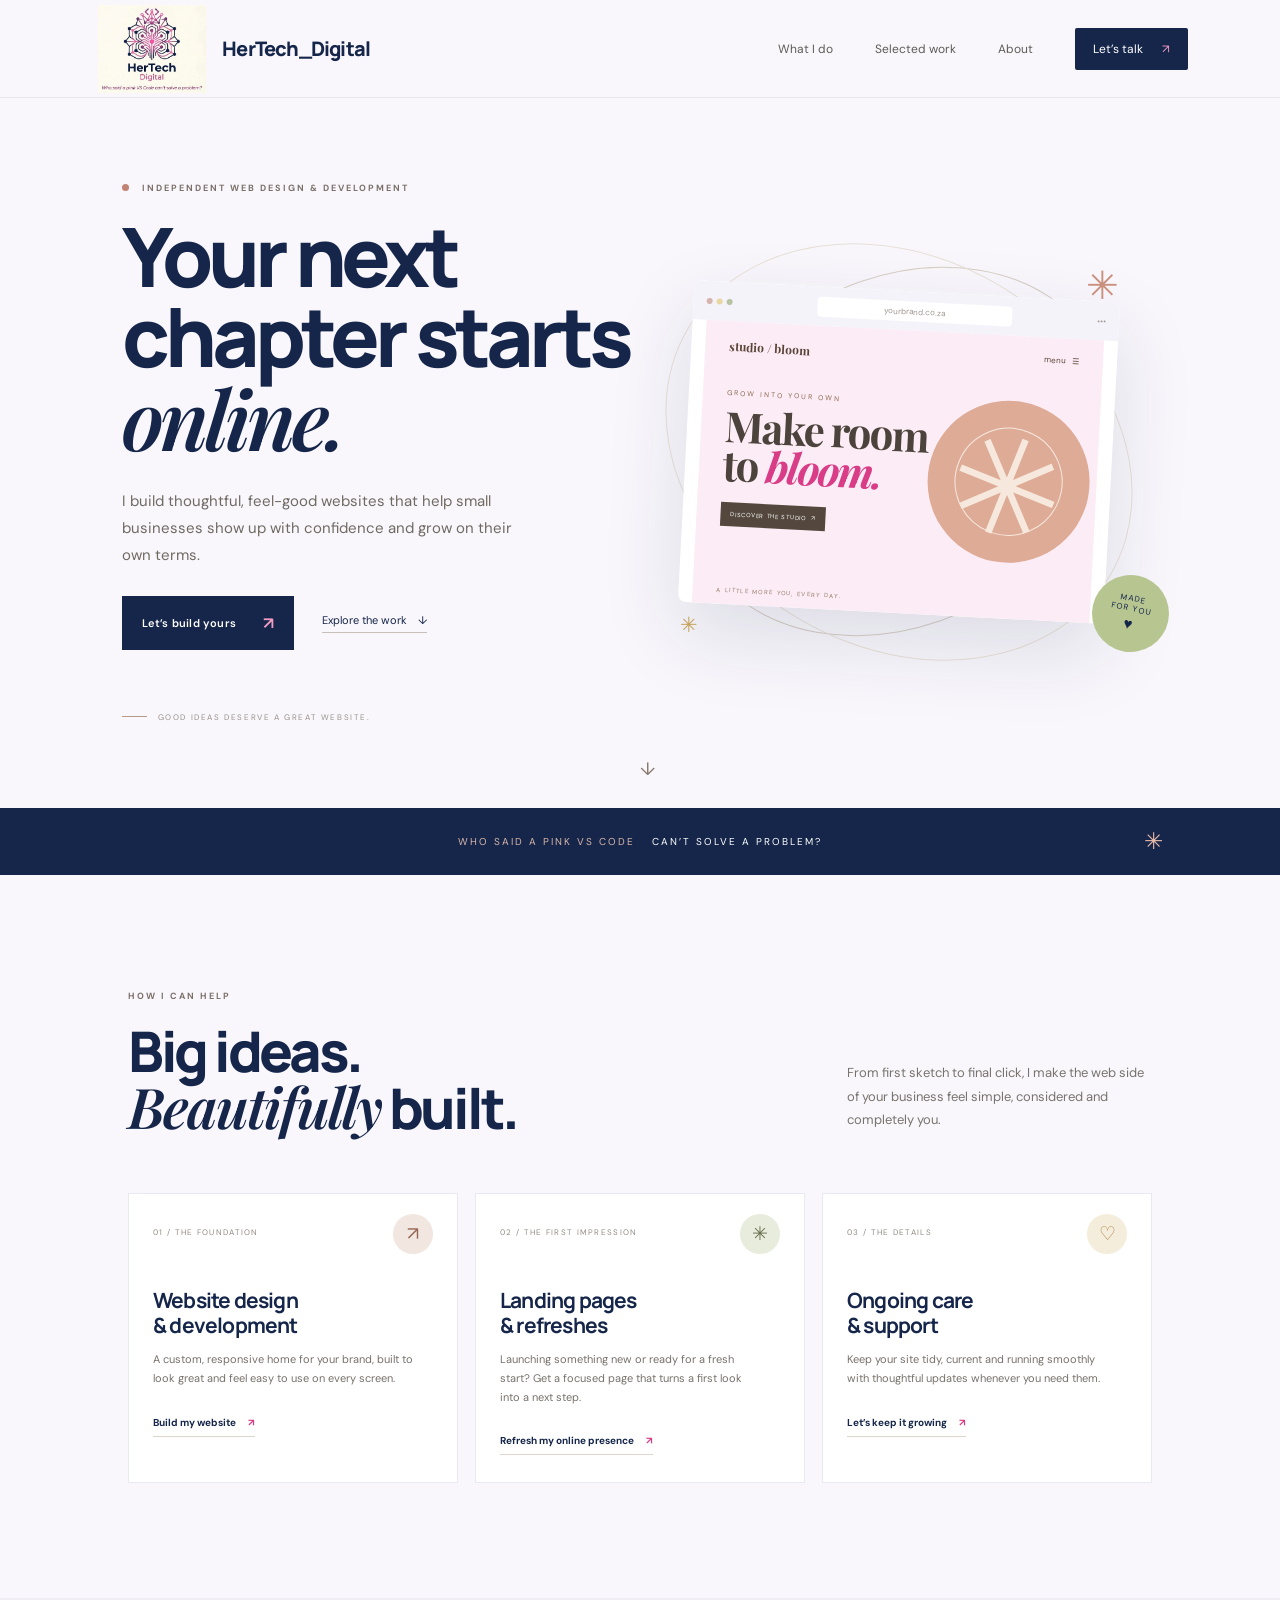
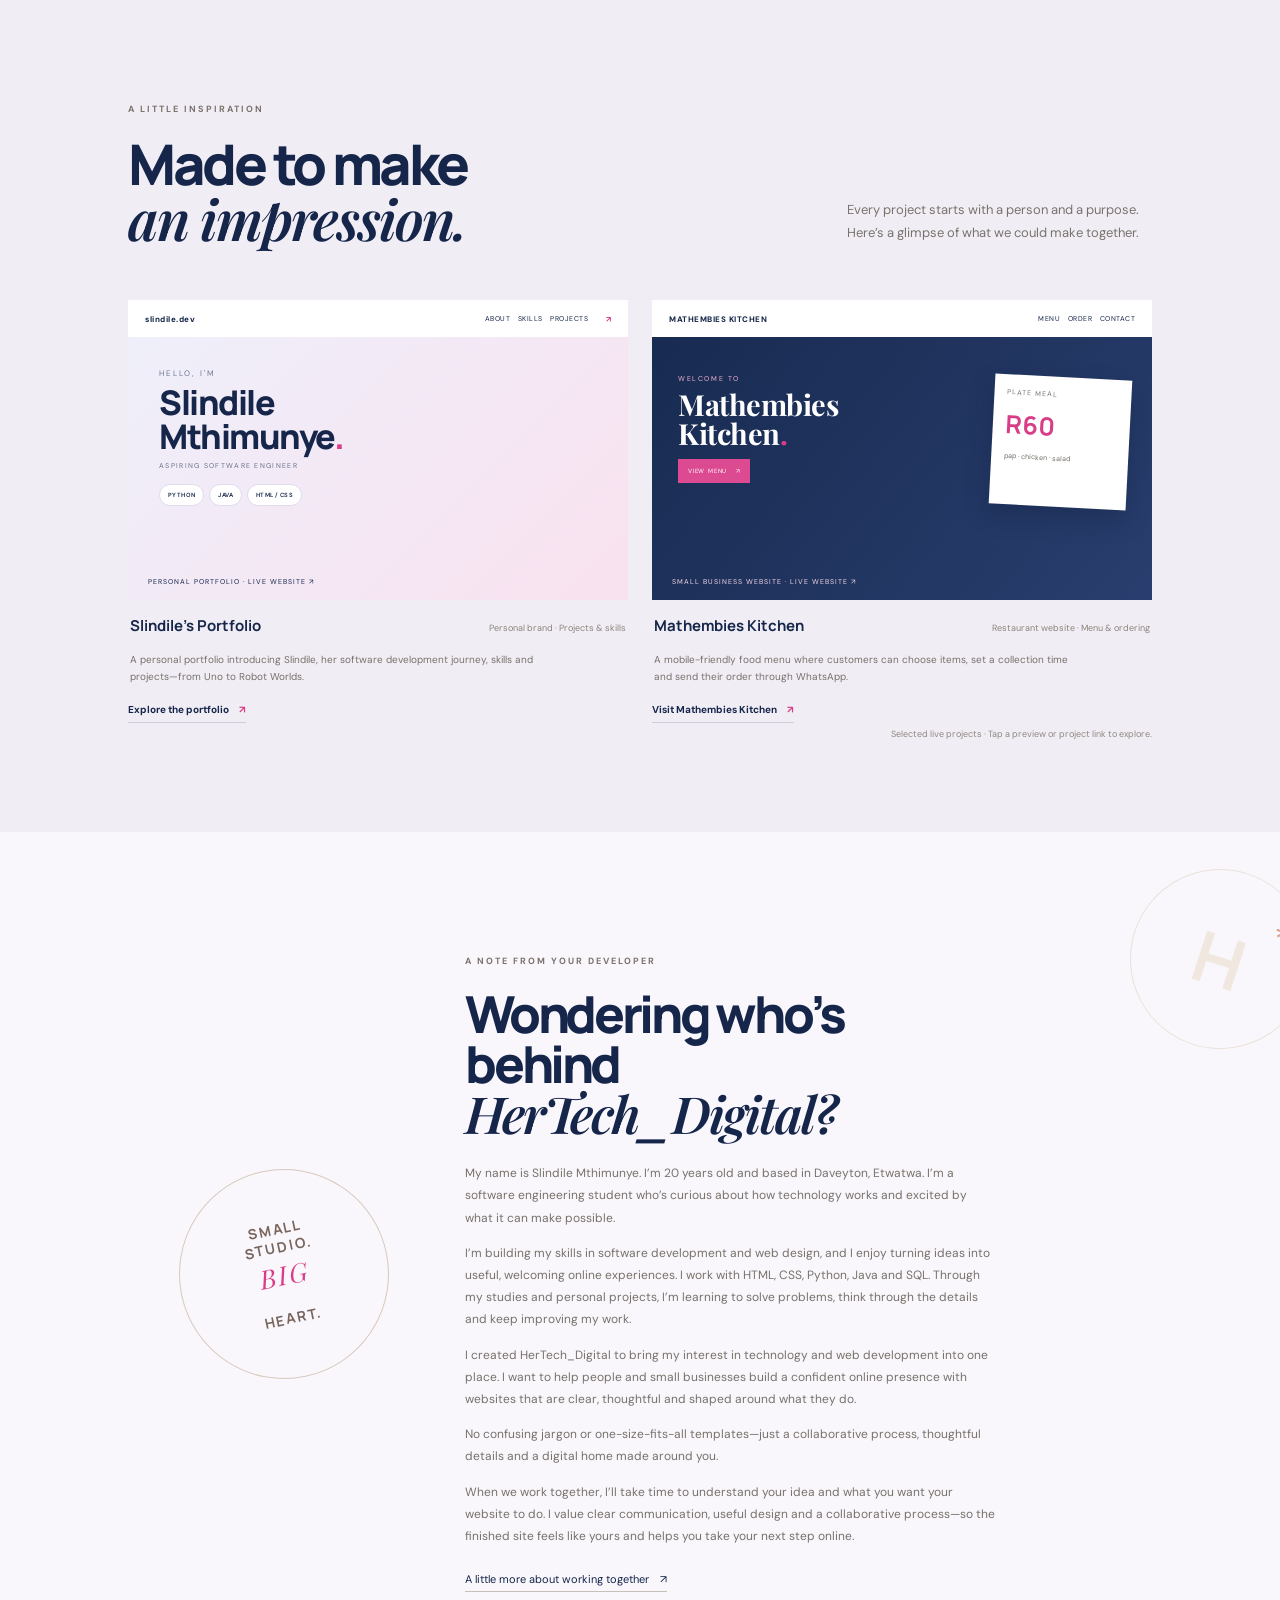
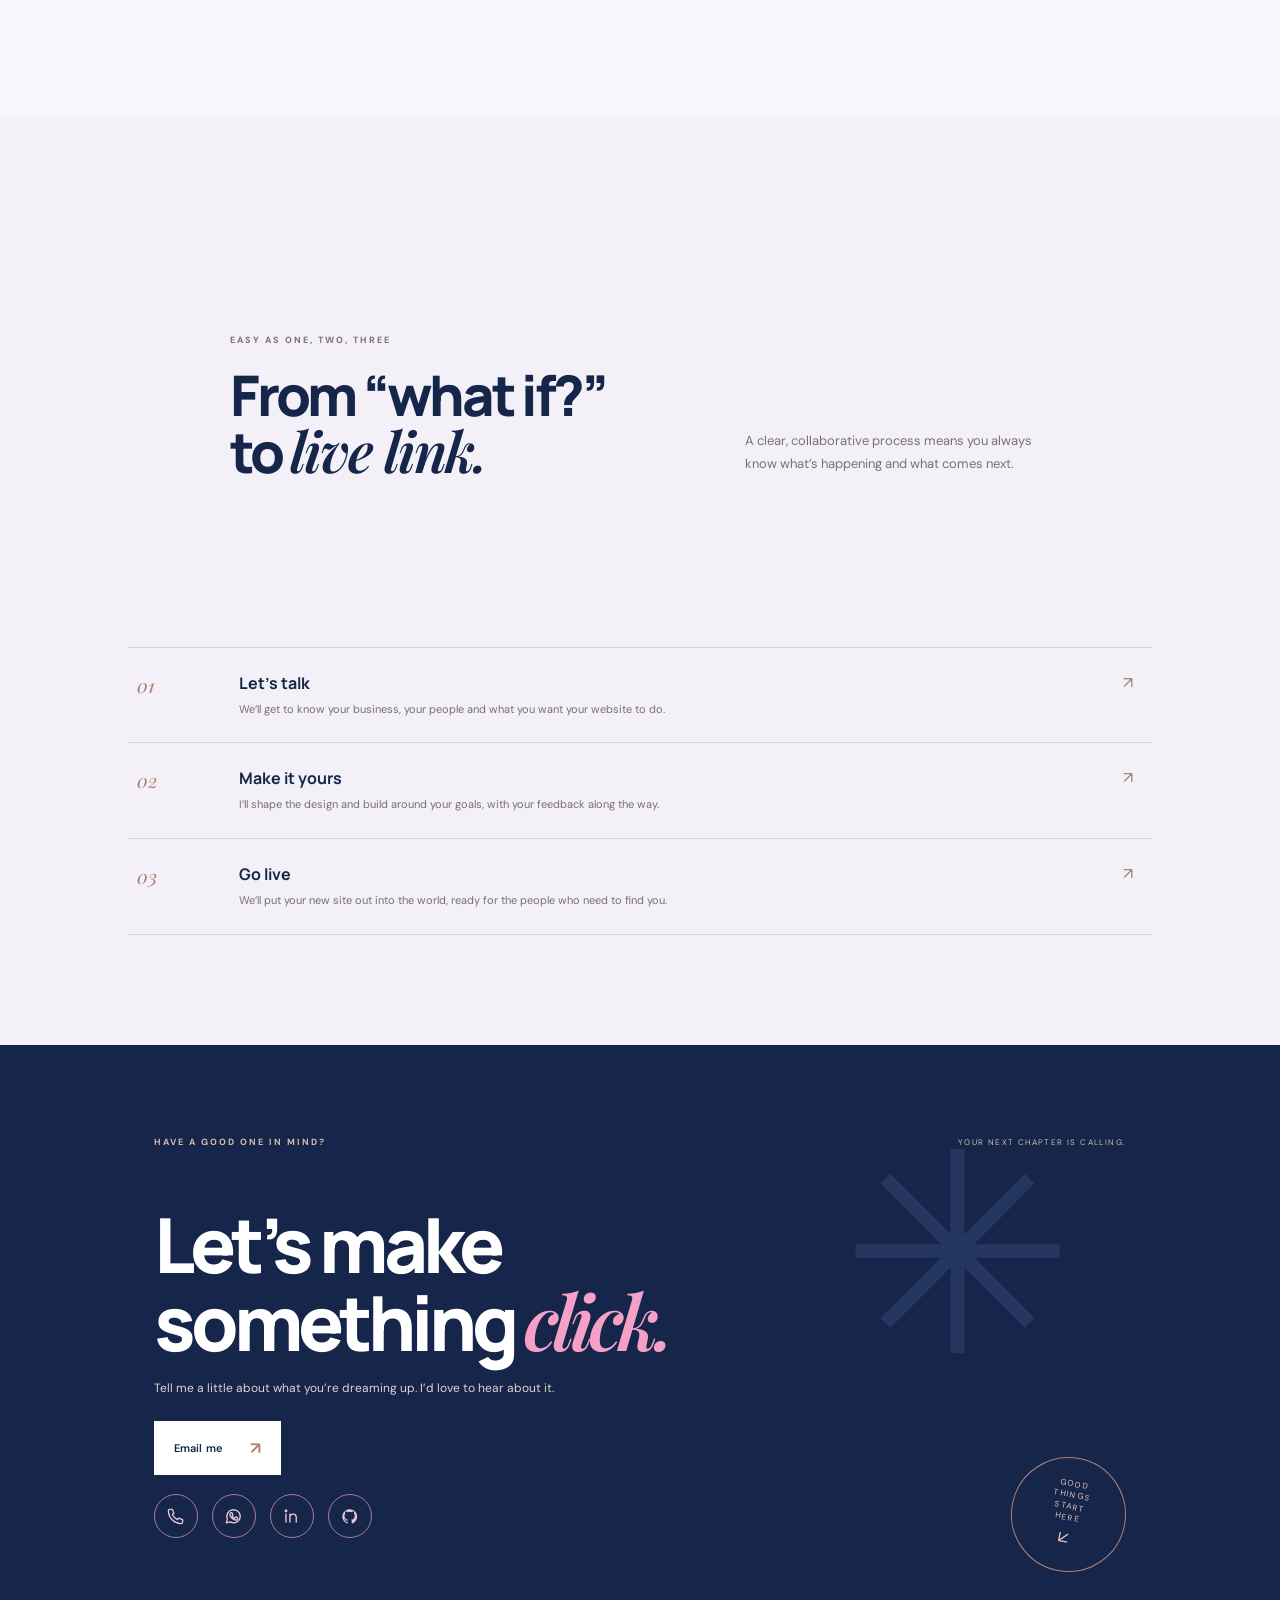
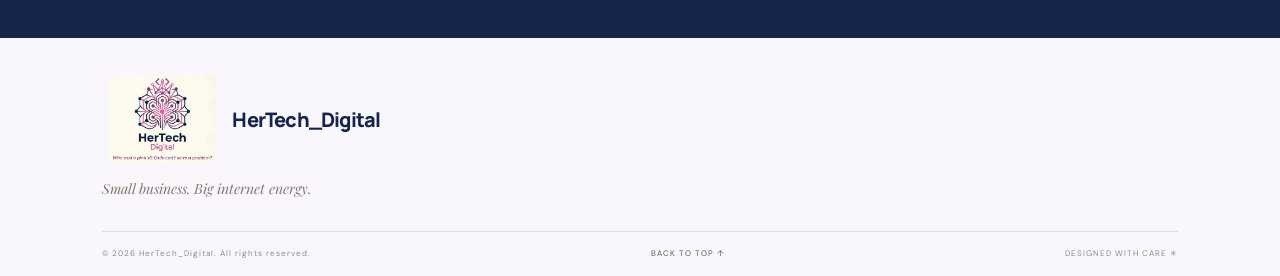
<file: index.html>
<!doctype html>
<html lang="en">
<head>
  <meta charset="utf-8">
  <meta name="viewport" content="width=device-width, initial-scale=1">
  <meta name="theme-color" content="#f9f7fc">
  <meta name="description" content="HerTech Digital creates thoughtful, modern websites for ambitious small businesses and personal brands.">
  <title>HerTech Digital — Websites with purpose</title>
  <link rel="preconnect" href="https://fonts.googleapis.com">
  <link rel="preconnect" href="https://fonts.gstatic.com" crossorigin>
  <link href="https://fonts.googleapis.com/css2?family=DM+Sans:wght@400;500;600;700&amp;family=Manrope:wght@400;500;600;700;800&amp;family=Playfair+Display:ital,wght@0,600;0,700;1,600;1,700&amp;display=swap" rel="stylesheet">
  <link rel="stylesheet" href="styles.css">
</head>
<body>
  <header class="site-header">
    <a class="brand" href="#home" aria-label="HerTech Digital home"><img class="brand-logo" src="logo-crop.png" alt="HerTech Digital logo with the tagline: Who said a pink VS Code can’t solve a problem?"><span class="brand-name">HerTech_Digital</span></a>
    <button class="menu-toggle" aria-label="Open navigation" aria-expanded="false"><span></span><span></span></button>
    <nav class="nav-links" aria-label="Main navigation">
      <a href="#services">What I do</a><a href="#work">Selected work</a><a href="#about">About</a><a class="nav-cta" href="#contact">Let’s talk <span>↗</span></a>
    </nav>
  </header>

  <main>
    <section class="hero" id="home">
      <div class="hero-copy">
        <p class="eyebrow"><span class="eyebrow-dot"></span> INDEPENDENT WEB DESIGN & DEVELOPMENT</p>
        <h1>Your next<br>chapter starts<br><span class="headline-accent">online.</span></h1>
        <p class="hero-description">I build thoughtful, feel-good websites that help small businesses show up with confidence and grow on their own terms.</p>
        <div class="hero-actions"><a class="button button-dark" href="#contact">Let’s build yours <span>↗</span></a><a class="text-link" href="#work">Explore the work <span>↓</span></a></div>
        <div class="hero-note"><span class="note-line"></span> GOOD IDEAS DESERVE A GREAT WEBSITE.</div>
      </div>
      <div class="hero-art" aria-label="Abstract website design preview">
        <div class="art-orbit orbit-one"></div><div class="art-orbit orbit-two"></div>
        <div class="art-spark spark-one">✳</div><div class="art-spark spark-two">✳</div>
        <div class="browser-card">
          <div class="browser-top"><div class="browser-dots"><i></i><i></i><i></i></div><div class="browser-address">yourbrand.co.za</div><div class="browser-menu">•••</div></div>
          <div class="preview-site"><div class="preview-nav"><b>studio / bloom</b><span>menu&nbsp;&nbsp; ☰</span></div><div class="preview-kicker">GROW INTO YOUR OWN</div><div class="preview-title">Make room<br>to <em>bloom.</em></div><div class="preview-pill">DISCOVER THE STUDIO&nbsp; ↗</div><div class="preview-flower"><span>✳</span></div><div class="preview-footer">A LITTLE MORE YOU, EVERY DAY.</div></div>
        </div>
        <div class="art-sticker">MADE<br>FOR YOU <span>♥</span></div>
      </div>
      <a class="scroll-cue" href="#services" aria-label="Scroll to services">↓</a>
    </section>

    <section class="intro-band"><p>WHO SAID A PINK VS CODE</p><span>CAN’T SOLVE A PROBLEM?</span><div class="band-star">✳</div></section>

    <section class="section services-section" id="services">
      <div class="section-heading"><div><p class="eyebrow">HOW I CAN HELP</p><h2>Big ideas.<br><span class="serif">Beautifully</span> built.</h2></div><p class="section-lede">From first sketch to final click, I make the web side of your business feel simple, considered and completely you.</p></div>
      <div class="service-grid">
        <article class="service-card"><span class="service-number">01 / THE FOUNDATION</span><div class="service-icon icon-web">↗</div><h3>Website design<br>& development</h3><p>A custom, responsive home for your brand, built to look great and feel easy to use on every screen.</p><a href="#contact" class="card-link">Build my website <span>↗</span></a></article>
        <article class="service-card"><span class="service-number">02 / THE FIRST IMPRESSION</span><div class="service-icon icon-brand">✳</div><h3>Landing pages<br>& refreshes</h3><p>Launching something new or ready for a fresh start? Get a focused page that turns a first look into a next step.</p><a href="#contact" class="card-link">Refresh my online presence <span>↗</span></a></article>
        <article class="service-card"><span class="service-number">03 / THE DETAILS</span><div class="service-icon icon-care">♡</div><h3>Ongoing care<br>& support</h3><p>Keep your site tidy, current and running smoothly with thoughtful updates whenever you need them.</p><a href="#contact" class="card-link">Let’s keep it growing <span>↗</span></a></article>
      </div>
    </section>

    <section class="work-section" id="work"><div class="section work-heading"><div><p class="eyebrow">A LITTLE INSPIRATION</p><h2>Made to make<br><span class="serif">an impression.</span></h2></div><p class="section-lede">Every project starts with a person and a purpose. Here’s a glimpse of what we could make together.</p></div>
      <div class="work-grid">
        <article class="work-card work-one"><a class="work-visual portfolio-visual" href="https://slindile16.github.io/Personal-Portfolio/" target="_blank" rel="noopener noreferrer" aria-label="Visit Slindile's personal portfolio"><div class="project-browser"><span>slindile.dev</span><span>ABOUT&nbsp;&nbsp; SKILLS&nbsp;&nbsp; PROJECTS</span><b>↗</b></div><div class="portfolio-preview"><span class="preview-overline">HELLO, I'M</span><strong>Slindile<br>Mthimunye<span>.</span></strong><small>ASPIRING SOFTWARE ENGINEER</small><div class="preview-chips"><i>PYTHON</i><i>JAVA</i><i>HTML / CSS</i></div></div><div class="work-tag">PERSONAL PORTFOLIO · LIVE WEBSITE ↗</div></a><div class="work-meta"><h3>Slindile’s Portfolio</h3><span>Personal brand · Projects & skills</span></div><p class="work-description">A personal portfolio introducing Slindile, her software development journey, skills and projects—from Uno to Robot Worlds.</p><a class="project-link" href="https://slindile16.github.io/Personal-Portfolio/" target="_blank" rel="noopener noreferrer">Explore the portfolio <span>↗</span></a></article>
        <article class="work-card work-two"><a class="work-visual kitchen-visual" href="https://slindile16.github.io/Mathembies_Kitchen/" target="_blank" rel="noopener noreferrer" aria-label="Visit the Mathembies Kitchen website"><div class="kitchen-browser"><span>MATHEMBIES KITCHEN</span><span>MENU&nbsp;&nbsp; ORDER&nbsp;&nbsp; CONTACT</span></div><div class="kitchen-preview"><small>WELCOME TO</small><strong>Mathembies<br>Kitchen<span>.</span></strong><span class="kitchen-order">VIEW MENU &nbsp; ↗</span></div><div class="menu-preview"><span>PLATE MEAL</span><b>R60</b><i>pap · chicken · salad</i></div><div class="work-tag">SMALL BUSINESS WEBSITE · LIVE WEBSITE ↗</div></a><div class="work-meta"><h3>Mathembies Kitchen</h3><span>Restaurant website · Menu & ordering</span></div><p class="work-description">A mobile-friendly food menu where customers can choose items, set a collection time and send their order through WhatsApp.</p><a class="project-link" href="https://slindile16.github.io/Mathembies_Kitchen/" target="_blank" rel="noopener noreferrer">Visit Mathembies Kitchen <span>↗</span></a></article>
      </div><p class="concept-note">Selected live projects · Tap a preview or project link to explore.</p>
    </section>

    <section class="about-section" id="about"><div class="about-stamp">SMALL<br>STUDIO.<br><span>BIG</span><br>HEART.</div><div class="about-copy"><p class="eyebrow">A NOTE FROM YOUR DEVELOPER</p><h2>Wondering who’s behind<br><span class="serif">HerTech_<wbr>Digital?</span></h2><p>My name is Slindile Mthimunye. I’m 20 years old and based in Daveyton, Etwatwa. I’m a software engineering student who’s curious about how technology works and excited by what it can make possible.</p><p>I’m building my skills in software development and web design, and I enjoy turning ideas into useful, welcoming online experiences. I work with HTML, CSS, Python, Java and SQL. Through my studies and personal projects, I’m learning to solve problems, think through the details and keep improving my work.</p><p>I created HerTech_Digital to bring my interest in technology and web development into one place. I want to help people and small businesses build a confident online presence with websites that are clear, thoughtful and shaped around what they do.</p><p>No confusing jargon or one-size-fits-all templates—just a collaborative process, thoughtful details and a digital home made around you.</p><p>When we work together, I’ll take time to understand your idea and what you want your website to do. I value clear communication, useful design and a collaborative process—so the finished site feels like yours and helps you take your next step online.</p><a class="text-link" href="#contact">A little more about working together <span>↗</span></a></div><div class="about-orbit">H<span>✳</span></div></section>

    <section class="process-section"><div class="section process-heading"><div><p class="eyebrow">EASY AS ONE, TWO, THREE</p><h2>From “what if?”<br>to <span class="serif">live link.</span></h2></div><p class="section-lede">A clear, collaborative process means you always know what’s happening and what comes next.</p></div><div class="process-steps"><article><span>01</span><div><h3>Let’s talk</h3><p>We’ll get to know your business, your people and what you want your website to do.</p></div><b>↗</b></article><article><span>02</span><div><h3>Make it yours</h3><p>I’ll shape the design and build around your goals, with your feedback along the way.</p></div><b>↗</b></article><article><span>03</span><div><h3>Go live</h3><p>We’ll put your new site out into the world, ready for the people who need to find you.</p></div><b>↗</b></article></div></section>

    <section class="contact-section" id="contact">
      <div class="contact-top"><p class="eyebrow">HAVE A GOOD ONE IN MIND?</p><span>YOUR NEXT CHAPTER IS CALLING.</span></div>
      <h2>Let’s make<br>something <i>click.</i></h2>
      <p class="contact-copy">Tell me a little about what you’re dreaming up. I’d love to hear about it.</p>
      <a class="button button-light" href="mailto:slindilemthimunye64@gmail.com" aria-label="Email Slindile Mthimunye">Email me <span>↗</span></a>
      <div class="contact-details" aria-label="Contact and social links">
        <a class="contact-icon-link" href="tel:+27672433943" aria-label="Call +27 67 243 3943" title="Call Slindile">
          <svg viewBox="0 0 24 24" aria-hidden="true" focusable="false"><path d="M5 3h3l2 5-2 1.5a15 15 0 0 0 6.5 6.5L16 14l5 2v3a2 2 0 0 1-2 2C10 20.5 3.5 14 3 5a2 2 0 0 1 2-2Z"/></svg>
        </a>
        <a class="contact-icon-link" href="https://wa.me/27672433943" target="_blank" rel="noopener noreferrer" aria-label="Message Slindile on WhatsApp" title="WhatsApp">
          <svg viewBox="0 0 24 24" aria-hidden="true" focusable="false"><path d="M20.5 11.5a8.5 8.5 0 0 1-12.6 7.4L3 20l1.2-4.7a8.5 8.5 0 1 1 16.3-3.8Z"/><path d="M8.3 7.8c.3-.6.6-.6 1-.6h.5c.2 0 .4.1.5.4l.8 1.8c.1.3.1.5-.1.7l-.6.8c-.2.2-.2.4 0 .7.6 1 1.5 1.8 2.5 2.3.3.2.5.1.7-.1l.8-1c.2-.2.4-.3.7-.2l1.8.9c.3.1.4.3.4.5 0 .4-.2 1.3-.8 1.8-.6.6-1.5.8-2.3.6-1.1-.2-2.5-.8-4.1-2.2-1.4-1.2-2.3-2.7-2.6-3.8-.3-.9 0-1.9.5-2.6Z"/></svg>
        </a>
        <a class="contact-icon-link" href="https://www.linkedin.com/in/slindile-mthimunye-627684371" target="_blank" rel="noopener noreferrer" aria-label="Connect with Slindile on LinkedIn" title="LinkedIn">
          <svg viewBox="0 0 24 24" aria-hidden="true" focusable="false"><path d="M5 9v10M5 5v.1M10 19v-6a4 4 0 0 1 8 0v6M10 9v10"/><circle cx="5" cy="5" r="1"/></svg>
        </a>
        <a class="contact-icon-link" href="https://github.com/Slindile16" target="_blank" rel="noopener noreferrer" aria-label="View Slindile’s GitHub profile" title="GitHub">
          <svg viewBox="0 0 24 24" aria-hidden="true" focusable="false"><path d="M12 2.8a9.2 9.2 0 0 0-2.9 17.9c.5.1.6-.2.6-.4v-1.6c-2.5.5-3-.6-3.2-1.2-.1-.3-.6-1.2-1-1.4-.3-.2-.8-.7 0-.7.7 0 1.2.7 1.4 1 .8 1.3 2.1.9 2.7.7.1-.6.4-1 .6-1.2-2.2-.2-4.5-1.1-4.5-5a3.9 3.9 0 0 1 1-2.7c-.1-.2-.5-1.3.1-2.7 0 0 .8-.3 2.8 1a9.7 9.7 0 0 1 5.1 0c2-1.3 2.8-1 2.8-1 .6 1.4.2 2.5.1 2.7a3.9 3.9 0 0 1 1 2.7c0 3.9-2.3 4.8-4.5 5 .4.3.7.9.7 1.8v2.6c0 .2.1.5.6.4A9.2 9.2 0 0 0 12 2.8Z"/></svg>
        </a>
      </div>
      <div class="contact-spark" aria-hidden="true">✳</div>
      <div class="contact-circle" aria-hidden="true">GOOD<br>THINGS<br>START<br>HERE <span>↙</span></div>
    </section>
  </main>

  <footer class="site-footer"><a class="brand footer-brand" href="#home" aria-label="HerTech Digital home"><img class="brand-logo" src="logo-crop.png" alt="HerTech Digital logo"><span class="brand-name">HerTech_Digital</span></a><p>Small business. Big internet energy.</p><div class="footer-bottom"><span>© <span id="year"></span> HerTech_Digital. All rights reserved.</span><a href="#home">BACK TO TOP ↑</a><span>DESIGNED WITH CARE ✳</span></div></footer>
  <script src="script.js"></script>
</body>
</html>
</file>
<file: styles.css>
:root {
  --paper:#f9f7fc;
  --ink:#15264a;
  --muted:#77736d;
  --plum:#15264a;
  --rose:#dc4b91;
  --orange:#dc4b91;
  --line:#e0ddeb;
  --green:#b7c591;
  --white:#ffffff;
  --sans:'DM Sans',sans-serif;
  --display:'Manrope',sans-serif;
  --serif:'Playfair Display',serif
}
* {
  box-sizing:border-box
}
html {
  scroll-behavior:smooth;
  scroll-padding-top:90px
}
body {
  margin:0;
  background:var(--paper);
  color:var(--ink);
  font-family:var(--sans);
  -webkit-font-smoothing:antialiased
}
a {
  color:inherit;
  text-decoration:none
}
.site-header {
  height:98px;
  padding:0 7.2%;
  display:flex;
  align-items:center;
  justify-content:space-between;
  border-bottom:1px solid rgba(37,35,33,.08);
  position:relative;
  z-index:5
}
.brand {
  display:flex;
  align-items:center;
  gap:10px;
  font:700 15px var(--display);
  letter-spacing:-.5px
}
.brand-logo {
  width:120px;
  height:88px;
  object-fit:contain;
  object-position:center;
  border-radius:3px
}
.brand-name {
  font:800 20px var(--display);
  letter-spacing:-.8px;
  color:#15264a;
  white-space:nowrap
}
.brand-mark {
  font:800 30px var(--display);
  letter-spacing:-4px;
  background:var(--plum);
  color:#fff;
  border-radius:9px;
  width:35px;
  height:35px;
  text-align:center;
  line-height:35px
}
.brand-mark span {
  color:#efa58f
}
.brand-light {
  font-weight:500;
  color:#827a73
}
.nav-links {
  display:flex;
  align-items:center;
  gap:42px;
  font-size:12px;
  color:#5f5b56
}
.nav-links>a:not(.nav-cta):hover,.text-link:hover {
  color:var(--plum)
}
.nav-cta {
  background:var(--ink);
  color:#fff;
  padding:13px 18px;
  border-radius:2px
}
.nav-cta span {
  padding-left:16px;
  color:#f29bc4
}
.menu-toggle {
  display:none
}
.hero {
  min-height:652px;
  padding:84px 9.5% 86px;
  display:grid;
  grid-template-columns:1fr 1fr;
  align-items:center;
  position:relative;
  overflow:hidden
}
.hero-copy {
  max-width:510px;
  position:relative;
  z-index:2
}
.eyebrow {
  font-size:9px;
  letter-spacing:2px;
  font-weight:700;
  color:#7b716a;
  margin:0 0 22px
}
.eyebrow-dot {
  width:7px;
  height:7px;
  border-radius:50%;
  background:#c18474;
  display:inline-block;
  margin-right:9px
}
.hero h1,.section h2,.about-copy h2,.contact-section h2 {
  font:800 clamp(55px,6.4vw,86px)/.98 var(--display);
  letter-spacing:-5px;
  margin:0
}
.headline-accent {
  color:var(--plum);
  font-family:var(--serif);
  font-style:italic;
  font-weight:600;
  letter-spacing:-4px
}
.hero-description {
  font-size:15px;
  color:#706a63;
  line-height:1.8;
  max-width:410px;
  margin:28px 0 27px
}
.hero-actions {
  display:flex;
  align-items:center;
  gap:28px
}
.button {
  display:inline-flex;
  align-items:center;
  justify-content:space-between;
  gap:27px;
  padding:16px 20px;
  font-size:11px;
  font-weight:600;
  letter-spacing:.2px
}
.button-dark {
  background:var(--ink);
  color:white
}
.button span {
  font-size:17px;
  color:#f29bc4
}
.text-link {
  font-size:11px;
  border-bottom:1px solid #c8c0b8;
  padding-bottom:5px
}
.text-link span {
  padding-left:8px
}
.hero-note {
  display:flex;
  align-items:center;
  gap:11px;
  font-size:8px;
  letter-spacing:1.6px;
  color:#99918a;
  margin-top:62px
}
.note-line {
  display:inline-block;
  width:25px;
  height:1px;
  background:#b69a8c
}
.hero-art {
  height:480px;
  position:relative;
  display:flex;
  align-items:center;
  justify-content:center
}
.browser-card {
  width:min(100%,426px);
  height:322px;
  background:white;
  border-radius:8px;
  box-shadow:0 30px 80px #15264a20;
  position:relative;
  z-index:1;
  transform:rotate(3deg);
  overflow:hidden
}
.browser-top {
  height:39px;
  background:#f3f3f9;
  display:flex;
  align-items:center;
  justify-content:space-between;
  padding:0 13px;
  color:#9e9790;
  font-size:8px
}
.browser-dots {
  display:flex;
  gap:4px
}
.browser-dots i {
  width:6px;
  height:6px;
  border-radius:50%;
  background:#d7b5ad
}
.browser-dots i:nth-child(2) {
  background:#e8d7a0
}
.browser-dots i:nth-child(3) {
  background:#b8c3a2
}
.browser-address {
  width:195px;
  text-align:center;
  background:white;
  padding:5px;
  border-radius:4px
}
.preview-site {
  height:calc(100% - 39px);
  margin:0 14px;
  background:#fcecf5;
  position:relative;
  padding:17px 24px;
  overflow:hidden
}
.preview-nav {
  display:flex;
  justify-content:space-between;
  font-size:8px;
  color:#594438
}
.preview-nav b {
  font-family:var(--serif);
  font-size:12px
}
.preview-kicker {
  font-size:7px;
  letter-spacing:2px;
  margin-top:34px;
  color:#8d6a54
}
.preview-title {
  font:700 42px/.94 var(--serif);
  letter-spacing:-2px;
  color:#4c443c;
  margin-top:9px;
  position:relative;
  z-index:1
}
.preview-title em {
  color:#d93d87
}
.preview-pill {
  margin-top:17px;
  font-size:6px;
  letter-spacing:.7px;
  background:#54483e;
  color:white;
  display:inline-block;
  padding:8px 10px
}
.preview-flower {
  position:absolute;
  width:162px;
  height:162px;
  border-radius:50%;
  background:#deab96;
  right:7px;
  top:65px;
  display:grid;
  place-items:center;
  color:#f6e8dc;
  font-size:137px;
  transform:rotate(19deg)
}
.preview-flower:before {
  content:'';
  position:absolute;
  width:106px;
  height:106px;
  border:1px solid #f7e9df;
  border-radius:50%
}
.preview-footer {
  position:absolute;
  bottom:10px;
  font-size:6px;
  letter-spacing:1.3px;
  color:#937b68
}
.art-orbit {
  position:absolute;
  border:1px solid #d7cec4;
  border-radius:50%;
  transform:rotate(-28deg)
}
.orbit-one {
  width:445px;
  height:345px
}
.orbit-two {
  width:490px;
  height:390px;
  transform:rotate(30deg);
  border-color:#e9e0d7
}
.art-spark {
  position:absolute;
  color:#ca907d;
  z-index:2
}
.spark-one {
  top:48px;
  right:39px;
  font-size:39px
}
.spark-two {
  bottom:53px;
  left:40px;
  font-size:21px;
  color:#c5a45c
}
.art-sticker {
  position:absolute;
  right:-2%;
  bottom:40px;
  background:var(--green);
  width:77px;
  height:77px;
  border-radius:50%;
  display:grid;
  place-content:center;
  text-align:center;
  font-size:8px;
  line-height:1.35;
  letter-spacing:1px;
  transform:rotate(12deg);
  z-index:3
}
.art-sticker span {
  font-size:15px;
  color:var(--plum)
}
.scroll-cue {
  position:absolute;
  bottom:27px;
  left:50%;
  font-size:18px;
  color:#8a7a70
}
.intro-band {
  background:var(--plum);
  color:#fff;
  padding:27px 10%;
  display:flex;
  align-items:center;
  justify-content:center;
  gap:17px;
  font-size:10px;
  letter-spacing:2px;
  position:relative
}
.intro-band p {
  margin:0;
  color:#d9b7aa
}
.band-star {
  position:absolute;
  right:9%;
  font-size:23px;
  color:#e9b9a7
}
.section {
  padding:115px 10%
}
.section-heading,.work-heading,.process-heading {
  display:flex;
  justify-content:space-between;
  align-items:flex-end
}
.section h2,.about-copy h2 {
  font-size:56px;
  letter-spacing:-3.3px
}
.serif {
  font-family:var(--serif);
  font-weight:600;
  font-style:italic;
  color:var(--plum);
  letter-spacing:-2px
}
.section-lede {
  max-width:305px;
  font-size:13px;
  line-height:1.8;
  color:#79736d;
  margin:0 0 4px
}
.service-grid {
  display:grid;
  grid-template-columns:repeat(3,1fr);
  gap:17px;
  margin-top:57px
}
.service-card {
  background:#ffffff;
  padding:25px 24px 27px;
  min-height:290px;
  position:relative;
  border:1px solid #e8e9f2
}
.service-number {
  font-size:8px;
  letter-spacing:1.3px;
  color:#938b83
}
.service-icon {
  position:absolute;
  right:24px;
  top:20px;
  width:40px;
  height:40px;
  border-radius:50%;
  display:grid;
  place-items:center;
  font-size:19px
}
.icon-web {
  background:#f1e6e0;
  color:#986756
}
.icon-brand {
  background:#e8ecdd;
  color:#65704d
}
.icon-care {
  background:#f5eddb;
  color:#ad8350
}
.service-card h3 {
  font:700 21px/1.23 var(--display);
  letter-spacing:-.8px;
  margin:48px 0 11px
}
.service-card p {
  font-size:11px;
  line-height:1.7;
  color:#77716b;
  margin:0 0 22px;
  max-width:260px
}
.card-link {
  font-size:10px;
  font-weight:700;
  border-bottom:1px solid #ddd6cf;
  padding-bottom:7px
}
.card-link span {
  margin-left:10px;
  color:#d93d87
}
.work-section {
  background:#f1edf5;
  padding:105px 0 92px
}
.work-heading {
  padding:0 10%
}
.work-grid {
  display:grid;
  grid-template-columns:1fr 1fr;
  gap:24px;
  padding:52px 10% 0
}
.work-visual {
  height:300px;
  position:relative;
  overflow:hidden
}
.bloom-visual {
  background:#f4d5e5;
  color:#15264a
}
.mock-nav,.form-nav {
  position:absolute;
  top:18px;
  left:22px;
  right:22px;
  display:flex;
  justify-content:space-between;
  font:600 10px var(--display);
  letter-spacing:.3px
}
.mock-nav span,.form-nav span {
  font:500 7px var(--sans);
  letter-spacing:1px
}
.bloom-copy {
  position:absolute;
  left:35px;
  top:93px;
  z-index:1
}
.bloom-copy small,.form-copy small {
  font-size:7px;
  letter-spacing:1.6px
}
.bloom-copy h3,.form-copy h3 {
  font:700 35px/.98 var(--serif);
  letter-spacing:-1px;
  margin:10px 0 15px
}
.bloom-copy h3 i {
  font-weight:600;
  color:#d93d87
}
.mock-button {
  display:inline-block;
  background:#f9f7fc;
  padding:9px 11px;
  font-size:6px;
  letter-spacing:.7px
}
.bloom-shape {
  position:absolute;
  right:8px;
  top:52px;
  font-size:215px;
  color:#e987b7;
  transform:rotate(16deg);
  text-shadow:20px 13px 0 #283b70
}
.portfolio-visual {
  background:linear-gradient(135deg,#eef0fb,#f9e1ef);
  color:#15264a
}
.project-browser,.kitchen-browser {
  position:absolute;
  top:0;
  left:0;
  right:0;
  height:37px;
  padding:0 17px;
  background:#fff;
  display:flex;
  align-items:center;
  gap:18px;
  font-size:8px;
  color:#15264a
}
.project-browser span:first-child,.kitchen-browser span:first-child {
  font-weight:800;
  letter-spacing:.5px
}
.project-browser span:nth-child(2),.kitchen-browser span:nth-child(2) {
  margin-left:auto;
  font-size:7px;
  letter-spacing:.5px
}
.project-browser b {
  color:#d93d87
}
.portfolio-preview {
  position:absolute;
  left:31px;
  top:68px;
  display:flex;
  flex-direction:column
}
.preview-overline {
  font-size:8px;
  letter-spacing:2px;
  color:#6e7896
}
.portfolio-preview strong {
  font:800 34px/.98 var(--display);
  letter-spacing:-1.5px;
  margin:8px 0
}
.portfolio-preview strong span,.kitchen-preview strong span {
  color:#d93d87
}
.portfolio-preview small {
  font-size:7px;
  letter-spacing:1.3px;
  color:#68718d
}
.preview-chips {
  display:flex;
  gap:5px;
  margin-top:14px
}
.preview-chips i {
  font:600 6px var(--sans);
  font-style:normal;
  letter-spacing:.4px;
  padding:6px 8px;
  background:#fff;
  border:1px solid #deddeb;
  border-radius:12px
}
.kitchen-visual {
  background:linear-gradient(130deg,#172a50,#293e6e);
  color:#fff
}
.kitchen-browser {
  background:#fff;
  color:#15264a
}
.kitchen-preview {
  position:absolute;
  left:26px;
  top:74px;
  display:flex;
  flex-direction:column
}
.kitchen-preview small {
  font-size:7px;
  letter-spacing:1.6px;
  color:#f4b0d0
}
.kitchen-preview strong {
  font:700 29px/.98 var(--serif);
  letter-spacing:-.5px;
  margin:7px 0 12px
}
.kitchen-order {
  width:max-content;
  padding:8px 10px;
  background:#dc4b91;
  color:#fff;
  font-size:6px;
  letter-spacing:.8px
}
.menu-preview {
  position:absolute;
  right:23px;
  top:77px;
  width:137px;
  height:130px;
  background:#fff;
  color:#15264a;
  padding:13px;
  box-shadow:0 10px 25px #101d3d55;
  display:flex;
  flex-direction:column;
  gap:10px;
  transform:rotate(3deg)
}
.menu-preview span {
  font-size:7px;
  letter-spacing:1px;
  color:#777
}
.menu-preview b {
  font:700 25px var(--display);
  color:#d93d87
}
.menu-preview i {
  font-size:7px;
  font-style:normal;
  color:#706a63
}
.work-description {
  font-size:10px;
  line-height:1.7;
  color:#77716a;
  margin:0 2px 12px;
  max-width:430px
}
.project-link {
  font-size:10px;
  font-weight:700;
  color:#15264a;
  border-bottom:1px solid #cfcddd;
  padding-bottom:6px
}
.project-link span {
  padding-left:8px;
  color:#d93d87
}
.work-card .work-visual {
  display:block
}
.work-card .work-tag {
  color:#15264a
}
.work-two .work-tag {
  color:#f5d8e8
}
.work-tag {
  position:absolute;
  bottom:14px;
  left:20px;
  font-size:7px;
  letter-spacing:1px;
  color:#15264a
}
.form-visual {
  background:#e8eaf5;
  color:#15264a
}
.form-nav {
  font-family:var(--display);
  font-weight:800;
  letter-spacing:1.2px
}
.form-copy {
  position:absolute;
  left:35px;
  top:91px;
  z-index:2
}
.form-copy h3 {
  font-size:38px
}
.form-copy h3 i {
  color:#d93d87
}
.form-shape {
  position:absolute;
  right:29px;
  top:75px;
  width:166px;
  height:191px;
  background:#d63f89;
  border-radius:92px 92px 7px 7px;
  transform:rotate(-6deg)
}
.form-shape:before {
  content:'';
  position:absolute;
  width:85px;
  height:140px;
  background:#243862;
  border-radius:50% 50% 6px 6px;
  left:38px;
  top:41px;
  transform:rotate(8deg)
}
.form-shape span {
  position:absolute;
  z-index:1;
  width:100px;
  height:55px;
  border:1px solid #f4e5d8;
  right:-14px;
  top:36px;
  border-radius:50%;
  transform:rotate(-30deg)
}
.work-meta {
  display:flex;
  align-items:baseline;
  justify-content:space-between;
  padding:15px 2px
}
.work-meta h3 {
  font:700 15px var(--display);
  margin:0
}
.work-meta span {
  font-size:9px;
  color:#8b837b
}
.concept-note {
  text-align:right;
  padding:0 10%;
  font-size:9px;
  color:#8f887f;
  margin:10px 0 0
}
.about-section {
  padding:123px 14%;
  display:grid;
  grid-template-columns:220px 1fr;
  gap:66px;
  align-items:center;
  position:relative;
  overflow:hidden
}
.about-stamp {
  height:210px;
  width:210px;
  border:1px solid #d9c9bd;
  border-radius:50%;
  display:grid;
  align-content:center;
  text-align:center;
  font:700 14px/1.3 var(--display);
  letter-spacing:2px;
  color:#78645b;
  transform:rotate(-12deg)
}
.about-stamp span {
  font:italic 26px var(--serif);
  color:#d93d87
}
.about-copy {
  max-width:530px;
  position:relative;
  z-index:1
}
.about-copy h2 {
  font-size:51px;
  margin-bottom:22px
}
.about-copy>p:not(.eyebrow) {
  font-size:12px;
  line-height:1.85;
  color:#77716a;
  margin:0 0 13px
}
.about-copy .text-link {
  display:inline-block;
  margin-top:12px
}
.about-orbit {
  position:absolute;
  right:-30px;
  top:37px;
  width:180px;
  height:180px;
  border:1px solid #ebe2d9;
  border-radius:50%;
  display:grid;
  place-items:center;
  font:700 70px var(--display);
  color:#f0e8df;
  transform:rotate(18deg)
}
.about-orbit span {
  position:absolute;
  font-size:23px;
  color:#d4a38d;
  right:26px;
  top:28px
}
.process-section {
  background:#f3f0f7;
  padding:104px 10% 110px
}
.process-steps {
  margin-top:52px;
  border-top:1px solid #d9d2c9
}
.process-steps article {
  display:grid;
  grid-template-columns:80px 1fr 20px;
  gap:22px;
  align-items:start;
  padding:24px 9px;
  border-bottom:1px solid #d9d2c9
}
.process-steps article>span {
  font:italic 19px var(--serif);
  color:#ad7768
}
.process-steps h3 {
  font:700 16px var(--display);
  margin:0 0 7px
}
.process-steps p {
  font-size:11px;
  color:#77716a;
  margin:0;
  line-height:1.6
}
.process-steps b {
  font-weight:400;
  color:#a07b6d
}
.contact-section {
  background:var(--plum);
  color:#fff;
  padding:91px 12% 100px;
  position:relative;
  overflow:hidden
}
.contact-top {
  display:flex;
  justify-content:space-between;
  align-items:center
}
.contact-top .eyebrow {
  color:#d8bcb1;
  margin:0
}
.contact-top>span {
  font-size:8px;
  letter-spacing:1.4px;
  color:#d4bcb3
}
.contact-section h2 {
  font-size:76px;
  line-height:.99;
  margin-top:59px;
  position:relative;
  z-index:1
}
.contact-section h2 i {
  font-family:var(--serif);
  font-weight:600;
  color:#f5a0c7
}
.contact-copy {
  font-size:12px;
  color:#e1d4ce;
  margin:20px 0 25px
}
.button-light {
  background:#ffffff;
  color:var(--ink)
}
.contact-section>.button-light {
  position:relative;
  z-index:2;
  pointer-events:auto
}
.button-light span {
  color:#b67d69
}
.contact-details {
  display:flex;
  align-items:center;
  flex-wrap:wrap;
  gap:12px 14px;
  margin-top:19px;
  position:relative;
  z-index:1
}
.contact-details a {
  font-size:10px;
  color:#e9c8d8;
}
.contact-details a:hover {
  color:#fff
}
.contact-icon-link {
  width:44px;
  height:44px;
  border:1px solid #a77e91;
  border-radius:50%;
  display:inline-grid;
  place-items:center;
  color:#f5d8e8;
  transition:transform .2s ease,color .2s ease,border-color .2s ease
}
.contact-icon-link svg {
  width:19px;
  height:19px;
  fill:none;
  stroke:currentColor;
  stroke-width:1.7;
  stroke-linecap:round;
  stroke-linejoin:round
}
.contact-icon-link:last-child svg {
  fill:currentColor;
  stroke:none
}
.contact-icon-link:hover {
  color:#fff;
  border-color:#fff;
  transform:translateY(-2px)
}
.contact-spark {
  position:absolute;
  pointer-events:none;
  font-size:280px;
  right:16%;
  top:73px;
  color:#253761;
  line-height:1
}
.contact-circle {
  position:absolute;
  pointer-events:none;
  right:12%;
  bottom:66px;
  width:115px;
  height:115px;
  border:1px solid #a97f7b;
  border-radius:50%;
  display:grid;
  align-content:center;
  text-align:center;
  font-size:8px;
  line-height:1.4;
  letter-spacing:1.4px;
  color:#e6c3b8;
  transform:rotate(11deg)
}
.contact-circle span {
  font-size:17px;
  margin-top:4px
}
.site-footer {
  padding:37px 8% 18px;
  background:#f9f7fc
}
.footer-brand {
  width:max-content
}
.site-footer>p {
  font-family:var(--serif);
  font-style:italic;
  color:#86776f;
  font-size:14px;
  margin:16px 0 33px
}
.footer-bottom {
  border-top:1px solid var(--line);
  padding-top:16px;
  display:flex;
  justify-content:space-between;
  font-size:8px;
  letter-spacing:1px;
  color:#918a83
}
.footer-bottom a {
  color:#625a54
}
@media(max-width:900px) {
  .site-header {
    padding:0 5%
  }
  .brand-logo {
    width:90px;
    height:72px
  }
  .brand-name {
    font-size:18px
  }
  .hero {
    padding:60px 7% 74px;
    grid-template-columns:1fr 1fr
  }
  .hero h1 {
    font-size:70px
  }
  .hero-art {
    transform:scale(.88);
    margin:0 -35px
  }
  .section {
    padding-left:7%;
    padding-right:7%
  }
  .work-heading {
    padding:0 7%
  }
  .work-grid {
    padding-left:7%;
    padding-right:7%
  }
  .about-section {
    padding-left:8%;
    padding-right:8%;
    gap:45px
  }
  .process-section {
    padding-left:7%;
    padding-right:7%
  }
  .contact-section {
    padding-left:9%;
    padding-right:9%
  }
}
@media(max-width:680px) {
  .site-header {
    height:82px;
    padding:0 6%
  }
  .brand-logo {
    width:74px;
    height:68px
  }
  .brand-name {
    font-size:15px;
    letter-spacing:-.6px
  }
  .menu-toggle {
    display:flex;
    flex-direction:column;
    gap:5px;
    border:0;
    background:none;
    padding:10px;
    z-index:3
  }
  .menu-toggle span {
    width:21px;
    height:1px;
    background:#15264a
  }
  .nav-links {
    display:none;
    position:absolute;
    top:81px;
    left:0;
    right:0;
    background:var(--paper);
    padding:22px 7%;
    border-bottom:1px solid var(--line);
    flex-direction:column;
    align-items:stretch;
    gap:0
  }
  .nav-links.open {
    display:flex
  }
  .nav-links>a {
    padding:14px 2px;
    border-bottom:1px solid #e6e0d8
  }
  .nav-links .nav-cta {
    padding:14px 15px;
    margin-top:12px;
    border:0
  }
  .hero {
    display:flex;
    flex-direction:column;
    align-items:flex-start;
    padding:61px 8% 58px;
    min-height:auto
  }
  .hero h1 {
    font-size:67px;
    letter-spacing:-4px
  }
  .hero-description {
    font-size:13px;
    margin-top:22px
  }
  .hero-note {
    margin-top:35px
  }
  .hero-art {
    width:100%;
    height:360px;
    transform:scale(.84);
    transform-origin:top center;
    margin:39px 0 -28px
  }
  .browser-card {
    width:390px;
    height:300px
  }
  .orbit-one {
    width:410px;
    height:330px
  }
  .orbit-two {
    width:445px;
    height:360px
  }
  .art-sticker {
    right:-3%;
    bottom:1px
  }
  .scroll-cue {
    display:none
  }
  .intro-band {
    font-size:7px;
    letter-spacing:1px;
    padding:21px 6%;
    gap:9px
  }
  .band-star {
    right:4%;
    font-size:17px
  }
  .section {
    padding:78px 7%
  }
  .section-heading,.work-heading,.process-heading {
    display:block
  }
  .section h2,.about-copy h2 {
    font-size:47px
  }
  .section-lede {
    margin-top:19px;
    font-size:12px
  }
  .service-grid {
    grid-template-columns:1fr;
    gap:11px;
    margin-top:34px
  }
  .service-card {
    min-height:250px;
    padding:22px
  }
  .service-card h3 {
    margin-top:41px
  }
  .service-card p {
    max-width:340px
  }
  .work-section {
    padding:77px 0 69px
  }
  .work-grid {
    grid-template-columns:1fr;
    padding:33px 7% 0;
    gap:18px
  }
  .work-visual {
    height:270px
  }
  .work-heading {
    padding:0 7%
  }
  .work-meta {
    display:block
  }
  .work-meta span {
    display:block;
    margin-top:5px
  }
  .concept-note {
    text-align:left;
    padding:0 7%;
    line-height:1.5
  }
  .about-section {
    padding:83px 9%;
    display:flex;
    flex-direction:column;
    align-items:flex-start;
    gap:38px
  }
  .about-stamp {
    width:148px;
    height:148px;
    font-size:10px
  }
  .about-stamp span {
    font-size:21px
  }
  .about-copy h2 {
    font-size:46px
  }
  .about-orbit {
    right:-75px;
    top:11px
  }
  .process-section {
    padding:78px 7%
  }
  .process-steps {
    margin-top:34px
  }
  .process-steps article {
    grid-template-columns:42px 1fr 15px;
    gap:12px;
    padding:20px 2px
  }
  .contact-section {
    padding:69px 8% 77px
  }
  .contact-top {
    display:block
  }
  .contact-top>span {
    display:block;
    margin-top:13px
  }
  .contact-section h2 {
    font-size:57px;
    letter-spacing:-3px;
    margin-top:53px
  }
  .contact-spark {
    font-size:170px;
    right:3%;
    top:180px;
    opacity:.75
  }
  .contact-circle {
    width:83px;
    height:83px;
    right:7%;
    bottom:23px;
    font-size:6px
  }
  .contact-circle span {
    font-size:13px
  }
  .contact-copy {
    max-width:240px;
    line-height:1.7
  }
  .site-footer {
    padding:31px 7% 16px
  }
  .footer-bottom {
    font-size:7px;
    gap:9px
  }
  .footer-bottom span:last-child {
    display:none
  }
}
@media(prefers-reduced-motion:no-preference) {
  .button,.nav-cta,.card-link,.text-link {
    transition:transform .2s ease,color .2s ease,background .2s ease
  }
  .button:hover,.nav-cta:hover {
    transform:translateY(-2px)
  }
  .work-card:hover .work-visual {
    filter:saturate(1.08)
  }
  .work-visual {
    transition:filter .25s ease
  }
}
</file>
